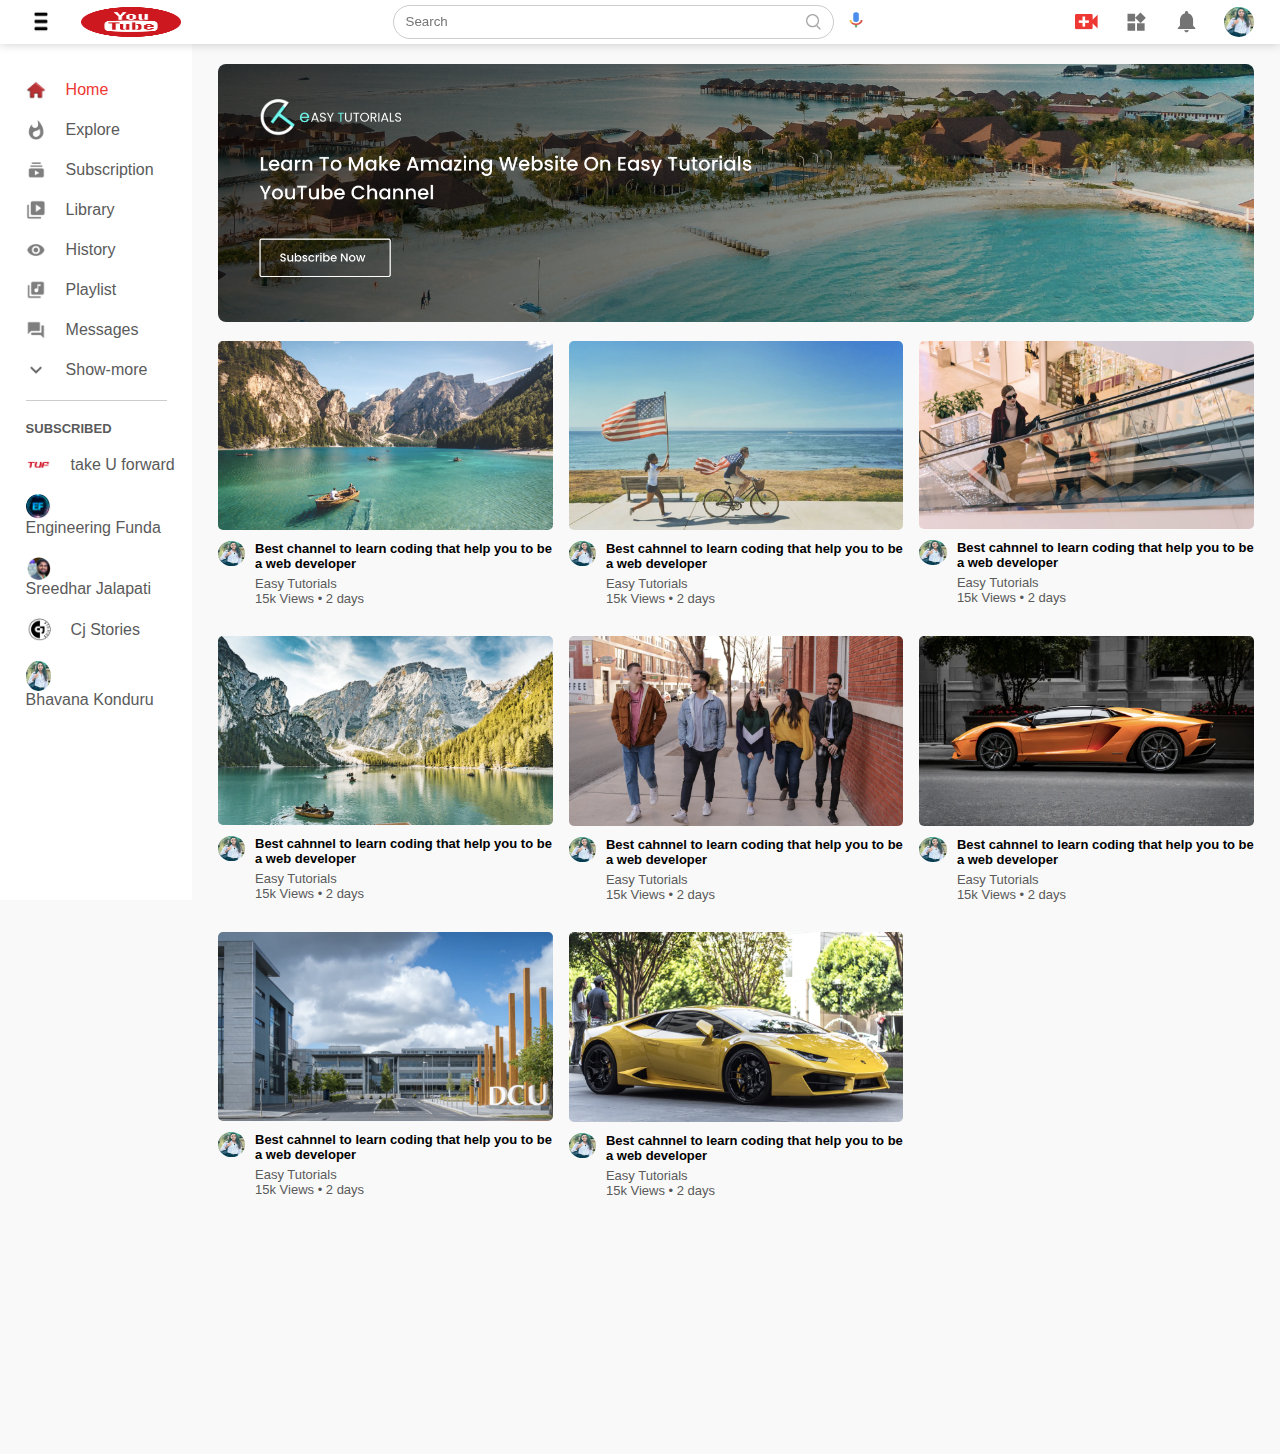
<file: index.html>
<!DOCTYPE html>
<html lang="en">
<head>
    <meta charset="UTF-8">
    <meta name="viewport" content="width=device-width, initial-scale=1.0">
    <title>Video Sharing Website-Youtube Channel </title>
    <link rel="stylesheet" href="style.css">
</head>
<body>
    
        <nav class="flex-div">
          <div class="nav-left flex-div">
            <img src="images/menu1.png" width="30" height="23" class="menu-icon">
            <img src="images/youtube-logo.webp" height="30" class="logo">
          </div>
          <div class="nav-middle flex-div">
             <div class="search-box flex-div">
                <input type="text" placeholder="Search">
                <img src="images/search.png">
             </div>
             <div>
                <img src="images/voice-search.png" class="mic-icon">
             </div>
         </div>
          <div class="nav-right flex-div">
            <img src="images/upload.png">
            <img src="images/more.png">
            <img src="images/notification.png">
            <img src="images/bhav.png" width="70" height="40" class="user-icon">
          </div>
        </nav>
        <!---------------sidebar-------->
        <div class="sidebar">
            <div class="shortcut-links">
                <a herf=""><img src="images/home.png" width="25px" height="20px"><p>Home</p></a>
                <a herf=""><img src="images/explore.png"><p>Explore</p></a>
                <a herf=""><img src="images/subscriprion.png"><p>Subscription</p></a>
                <a herf=""><img src="images/library.png"><p>Library</p></a>
                <a herf=""><img src="images/history.png"><p>History</p></a>
                <a herf=""><img src="images/playlist.png"><p>Playlist</p></a>
                <a herf=""><img src="images/messages.png"><p>Messages</p></a>
                <a herf=""><img src="images/show-more.png"><p>Show-more</p></a>
            <hr>
            </div>
            <div class="subscribed-list">
                <h3>SUBSCRIBED</h3>
                <a href=""><img src="images/tuf.png"><p>take U forward</p></a>
                <a href=""><img src="images/engineering.png"><p>Engineering Funda</p></a>
                <a href=""><img src="images/Sreedhar.png"><p>Sreedhar Jalapati</p></a>
                <a href=""><img src="images/cj.png"><p>Cj Stories</p></a>
                <a href=""><img src="images/bhav.png"><p>Bhavana Konduru</p></a>
            </div> 
        </div>  
         <!-----------main-------------->
        <div class="container">
            <div class="banner">
                <img src="images/banner.png">
            </div>
            <div class="list-container">
                <div class="vid-list">
                    <a href="play-video.html"><img src="images/thumbnail1.png" class="thumbnail"></a>
                    <div class="flex-div">
                        <img src="images/bhav.png"  width="70" height="40">
                        <div class="vid-info">
                            <a href="play-video.html">Best channel to learn coding that help you to be a web developer</a>
                            <p>Easy Tutorials</p>
                            <p>15k Views &bull; 2 days</p>
                        </div>
                    </div>
                </div>
                <div class="vid-list">
                    <a href="play-video.html"><img src="images/thumbnail2.png" class="thumbnail"></a>
                    <div class="flex-div">
                        <img src="images/bhav.png"  width="70" height="40">
                        <div class="vid-info">
                            <a href="play-video.html">Best cahnnel to learn coding that help you to be a web developer</a>
                            <p>Easy Tutorials</p>
                            <p>15k Views &bull; 2 days</p>
                        </div>
                    </div>
                </div>
                <div class="vid-list">
                    <a href="play-video.html"><img src="images/thumbnail3.png" class="thumbnail"></a>
                    <div class="flex-div">
                        <img src="images/bhav.png"  width="70" height="40">
                        <div class="vid-info">
                            <a href="play-video.html">Best cahnnel to learn coding that help you to be a web developer</a>
                            <p>Easy Tutorials</p>
                            <p>15k Views &bull; 2 days</p>
                        </div>
                    </div>
                </div>
                <div class="vid-list">
                    <a href="play-video.html"><img src="images/thumbnail4.png" class="thumbnail"></a>
                    <div class="flex-div">
                        <img src="images/bhav.png"  width="70" height="40">
                        <div class="vid-info">
                            <a href="play-video.html">Best cahnnel to learn coding that help you to be a web developer</a>
                            <p>Easy Tutorials</p>
                            <p>15k Views &bull; 2 days</p>
                        </div>
                    </div>
                </div>
                <div class="vid-list">
                    <a href="play-video.html"><img src="images/thumbnail5.png" class="thumbnail"></a>
                    <div class="flex-div">
                        <img src="images/bhav.png"  width="70" height="40">
                        <div class="vid-info">
                            <a href="play-video.html">Best cahnnel to learn coding that help you to be a web developer</a>
                            <p>Easy Tutorials</p>
                            <p>15k Views &bull; 2 days</p>
                        </div>
                    </div>
                </div>
                <div class="vid-list">
                    <a href="play-video.html"><img src="images/thumbnail6.png" class="thumbnail"></a>
                    <div class="flex-div">
                        <img src="images/bhav.png"  width="70" height="40">
                        <div class="vid-info">
                            <a href="play-video.html">Best cahnnel to learn coding that help you to be a web developer</a>
                            <p>Easy Tutorials</p>
                            <p>15k Views &bull; 2 days</p>
                        </div>
                    </div>
                </div>
                <div class="vid-list">
                    <a href="play-video.html"><img src="images/thumbnail7.png" class="thumbnail"></a>
                    <div class="flex-div">
                        <img src="images/bhav.png"  width="70" height="40">
                        <div class="vid-info">
                            <a href="play-video.html">Best cahnnel to learn coding that help you to be a web developer</a>
                            <p>Easy Tutorials</p>
                            <p>15k Views &bull; 2 days</p>
                        </div>
                    </div>
                </div>
                <div class="vid-list">
                    <a href="play-video.html"><img src="images/thumbnail8.png" class="thumbnail"></a>
                    <div class="flex-div">
                        <img src="images/bhav.png"  width="70" height="40">
                        <div class="vid-info">
                            <a href="play-video.html">Best cahnnel to learn coding that help you to be a web developer</a>
                            <p>Easy Tutorials</p>
                            <p>15k Views &bull; 2 days</p>
                        </div>
                    </div>
                </div>
            </div>
        </div>
        <script src="script.js"></script>
    </body>
</html>
</file>
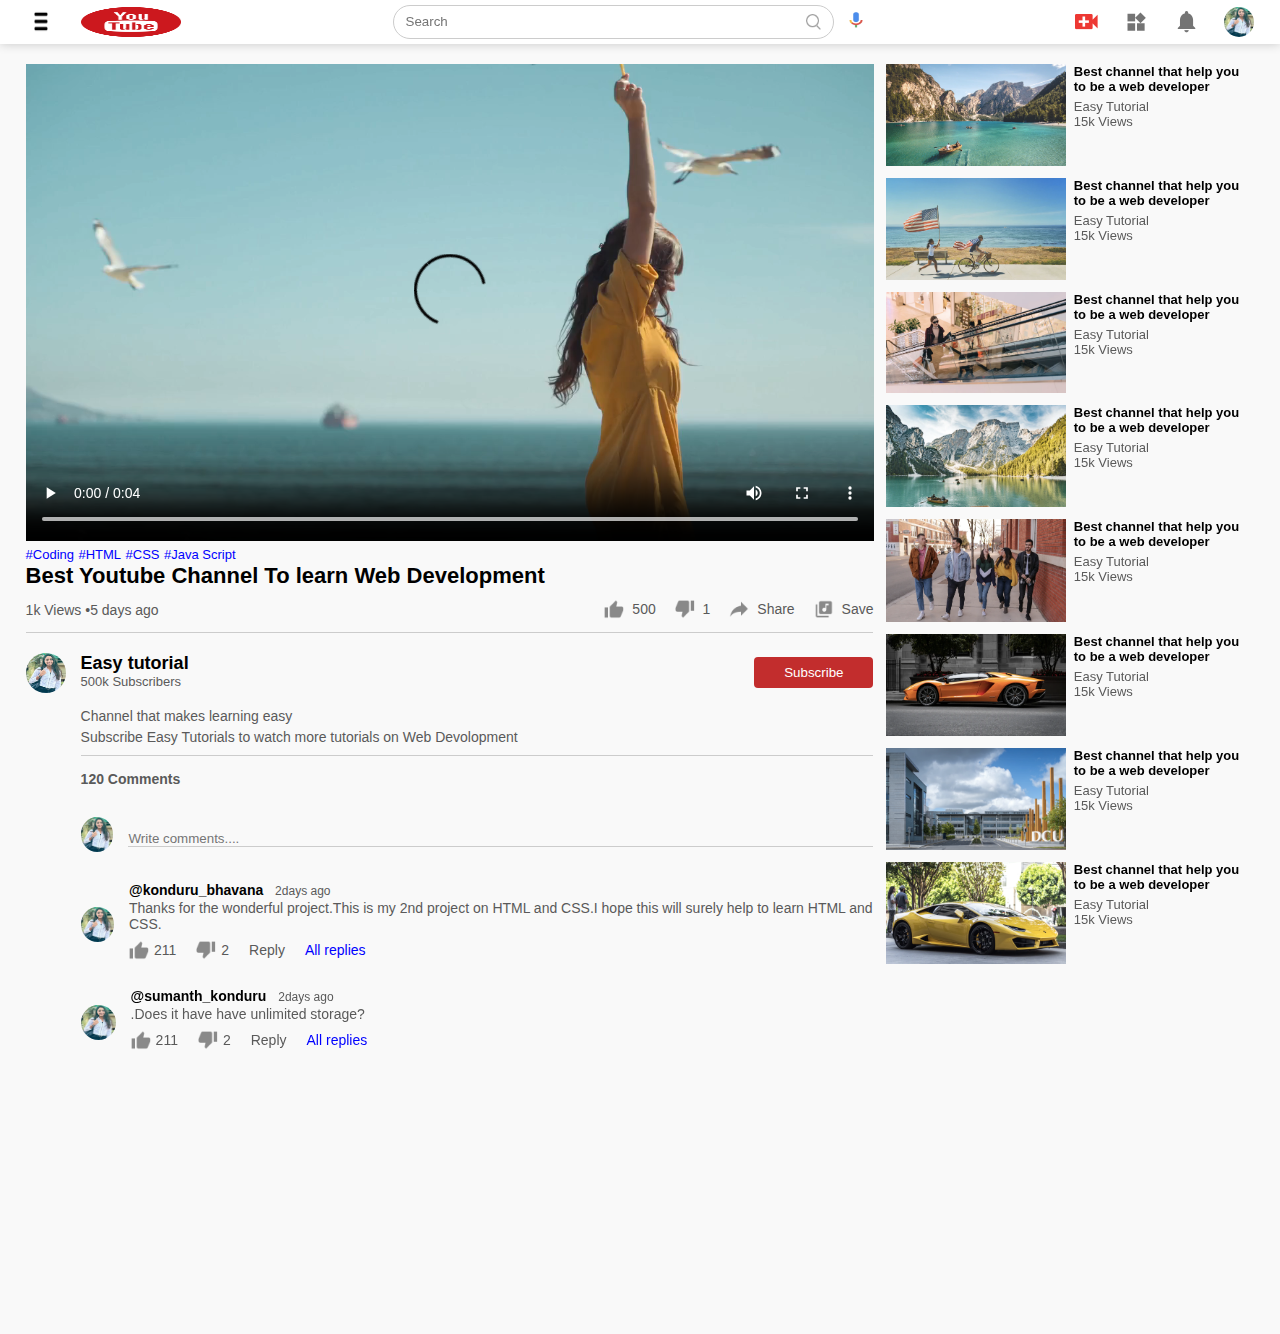
<file: play-video.html>
<!DOCTYPE html>
<html lang="en">
<head>
    <meta charset="UTF-8">
    <meta name="viewport" content="width=device-width, initial-scale=1.0">
    <title>Play Video-Youtube Channel</title>
    <link rel="stylesheet" href="style.css">
</head>
<body>
    <nav class="flex-div">
        <div class="nav-left flex-div">
          <img src="images/menu1.png" width="30" height="23" class="menu-icon">
          <img src="images/youtube-logo.webp" height="30" class="logo">
        </div>
        <div class="nav-middle flex-div">
           <div class="search-box flex-div">
              <input type="text" placeholder="Search">
              <img src="images/search.png">
           </div>
           <div>
              <img src="images/voice-search.png" class="mic-icon">
           </div>
       </div>
        <div class="nav-right flex-div">
          <img src="images/upload.png">
          <img src="images/more.png">
          <img src="images/notification.png">
          <img src="images/bhav.png" width="70" height="40" class="user-icon">
        </div>
      </nav>
      <div class="container play-container">
        <div class="row">
            <div class="play-video">
                <video controls autoplay>
                   <source src="images/video.mp4" type="video/mp4">
                </video>
                <div class="tags">
                    <a href="">#Coding</a> <a href="">#HTML</a> <a href="">#CSS</a> <a href="">#Java Script</a>
                </div>
                <h3>Best Youtube Channel To learn Web Development</h3>
                <div clASS="play-video-info">
                    <p>1k Views &bull;5 days ago</p>
                    <div>
                        <a href=""><img src="images/like.png">500</a>
                        <a href=""><img src="images/dislike.png">1</a>
                        <a href=""><img src="images/share.png">Share</a>
                        <a href=""><img src="images/save.png">Save</a>
                    </div>
                </div>
                <hr>
                <div class="publisher">
                    <img src="images/bhav.png">
                    <div>
                        <p>Easy tutorial</p>
                        <span>500k Subscribers</span>
                    </div>
                    <button type="button">Subscribe</button>
                </div>
                <div class="vid-description">
                    <p>Channel that makes learning easy</p>
                    <p>Subscribe Easy Tutorials to watch more tutorials on Web Devolopment</p>
                
                <hr>
                <h4>120 Comments</h4>
                <div class="add-comment">
                    <img src="images/bhav.png">
                    <input type="text" placeholder="Write comments....">
                </div>
                <div class="old-comment">
                    <img src="images/bhav.png">
                    <div>
                        <h3>@konduru_bhavana <span>2days ago</span></h3>
                        <p>Thanks for the wonderful project.This is my 2nd project on HTML and CSS.I hope this will surely help to learn HTML and CSS.</p>
                        <div class="acomment-action">
                            <img src="images/like.png" width="20px">
                            <span>211</span>
                            <img src="images/dislike.png" width="20px">
                            <span>2</span>
                            <span>Reply</span>
                            <a href="">All replies</a>
                        </div>
                    </div>
                </div>
                <div class="old-comment">
                    <img src="images/bhav.png">
                    <div>
                        <h3>@sumanth_konduru <span>2days ago</span></h3>
                        <p>.Does it have have unlimited storage?</p>
                        <div class="acomment-action">
                            <img src="images/like.png" width="20px">
                            <span>211</span>
                            <img src="images/dislike.png" width="20px">
                            <span>2</span>
                            <span>Reply</span>
                            <a href="">All replies</a>
                        </div>
                    </div>
                </div>
            </div>
            </div>
            <div class="right-sidebar">
              <div class="side-video-list">
                <a href=""class="small-thumbnail"><img src="images/thumbnail1.png"></a> 
                <div class="vid-info">
                    <a href="">Best channel that help you to be a web developer</a>
                    <p>Easy Tutorial</p>
                    <p>15k Views</p>
                </div>
              </div>
              <div class="side-video-list">
                <a href=""class="small-thumbnail"><img src="images/thumbnail2.png"></a> 
                <div class="vid-info">
                    <a href="">Best channel that help you to be a web developer</a>
                    <p>Easy Tutorial</p>
                    <p>15k Views</p>
                </div>
              </div>
              <div class="side-video-list">
                <a href=""class="small-thumbnail"><img src="images/thumbnail3.png"></a> 
                <div class="vid-info">
                    <a href="">Best channel that help you to be a web developer</a>
                    <p>Easy Tutorial</p>
                    <p>15k Views</p>
                </div>
              </div>
              <div class="side-video-list">
                <a href=""class="small-thumbnail"><img src="images/thumbnail4.png"></a> 
                <div class="vid-info">
                    <a href="">Best channel that help you to be a web developer</a>
                    <p>Easy Tutorial</p>
                    <p>15k Views</p>
                </div>
              </div>
              <div class="side-video-list">
                <a href=""class="small-thumbnail"><img src="images/thumbnail5.png"></a> 
                <div class="vid-info">
                    <a href="">Best channel that help you to be a web developer</a>
                    <p>Easy Tutorial</p>
                    <p>15k Views</p>
                </div>
              </div>
              <div class="side-video-list">
                <a href=""class="small-thumbnail"><img src="images/thumbnail6.png"></a> 
                <div class="vid-info">
                    <a href="">Best channel that help you to be a web developer</a>
                    <p>Easy Tutorial</p>
                    <p>15k Views</p>
                </div>
              </div>
              <div class="side-video-list">
                <a href=""class="small-thumbnail"><img src="images/thumbnail7.png"></a> 
                <div class="vid-info">
                    <a href="">Best channel that help you to be a web developer</a>
                    <p>Easy Tutorial</p>
                    <p>15k Views</p>
                </div>
              </div>
              <div class="side-video-list">
                <a href=""class="small-thumbnail"><img src="images/thumbnail8.png"></a> 
                <div class="vid-info">
                    <a href="">Best channel that help you to be a web developer</a>
                    <p>Easy Tutorial</p>
                    <p>15k Views</p>
                </div>
              </div>
              
            </div>
        </div>

      </div> 
</body>
</html>
</file>
<file: style.css>
*{
    margin:0;
    padding:0;
    font-family:'poppins',sans-serif;
    box-sizing:border-box;
}
a{
    text-decoration:none;
    color:#5a5a5a;
}
img{
    cursor:pointer;
}
.flex-div{
    display: flex;
    align-items:center;
}
nav{
    padding:5px 2%;
    justify-content: space-between;
    box-shadow: 0 0 10px rgba(0,0,0,0.2);
    background: #fff;
    position:sticky;
    top: 0;
    z-index:10;
}
.nav-right img{
    width:25px;
    margin-right: 25px; ;
}
.nav-right .user-icon{
width:30px;
height:30px;
border-radius: 50%;
margin-right: 0;
}
.nav-left .menu-icon{
    margin-right: 25px;
}
.nav-left .logo{
    width: 100px;
}
.nav-middle .mic-icon{
    width:14px;
    height: 16px;
}
.nav-middle .search-box{
    border: 1px solid #ccc;
    margin-right: 15px;
    padding: 8px 12px;
    border-radius: 25px;
}
.nav-middle .search-box input{
    width: 400px;
    border:0;
    outline:0;
    background:transparent;
}
.nav-middle .search-box img{
    width:15px;
}
/*----------sidebar---------*/
.sidebar{
    background:#fff;
    width:15%;
    height:100vh;
    position:fixed;
    top:0;
    padding-left:2%;
    padding-top:80px ;
}
.shortcut-links a img{
    width:20px;
    margin-right:20px;
}
.shortcut-links a{
    display:flex;
    align-items: center;
    margin-bottom: 20px;
    width:fit-content;
    flex-wrap:wrap;
}
.shortcut-links a:first-child{
    color:#ed3833;
}
.sidebar hr{
    border:0;
    height: 1px;
    background:#ccc;
    width:85%;
}
.subscribed-list h3{
    font-size: 13px;
    margin: 20px 0;
    color:#5a5a5a;
}
.subscribed-list a{
    display:flex;
    align-items:center;
    margin-bottom:20px;
    width:fit-content;
    flex-wrap:wrap;
}
.subscribed-list img{
   width:25px;
   border-radius: 50%;
   margin-right: 20px;
}
.small-sidebar{
    width:5%;
}
.small-sidebar a p{
    display:none;
}
.small-sidebar h3{
    display: none;
}
.small-sidebar hr{
    width:50%;
    margin-bottom:25px;
}
/*------------main----------*/
.container{
    background:#f9f9f9;
    padding-left:17%;
    padding-right: 2%;
    padding-top: 20px;
    padding-bottom: 20%;
}
.large-container{
    padding-left:7%;
}
.banner{
    width:100%; 
}
.banner img{
    width:100%;
    border-radius:8px;
}
.list-container{
    display:grid;
    grid-template-columns: repeat(auto-fit,minmax(250px,1fr));
    grid-column-gap:16px;
    grid-row-gap:30px;
    margin-top: 15px;
}
.vid-list .thumbnail{
    width:100%;
    border-radius:5px;
}
.vid-list .flex-div{
    align-items:flex-start;
    margin-top:7px;
}
.vid-list .flex-div img{
    width:37px;
    height: 25px;
    margin-right:10px;
    border-radius:50%
}
.vid-info{
    color:#5a5a5a;
    font-size: 13px;
}
.vid-info a{
    color:#000;
    font-weight:600 ;
    display:block;
    margin-bottom: 5px;
}
@media(max-width:900px){
    .menu-icon{
        display:none;
    }
    .sidebar{
        display:none;
    }
    .container,.large-container{
        padding-left: 5%;
        padding-right: 5%;
    }
    .nav-right img{
        display:none;
    }
    .nav-right .user-icon{
        display:block;
        width:30px;
    }
    .nav-middle .search-box input{
        width:100px;
    }
    .nav-middle .mic-icon{
        display:none;
    }
    .logo{
        width:90px;
    }
}
/*-------------------play video page------------*/
.play-container{
    padding-left: 2%;
}
.row{
    display:flex;
    justify-content: space-between;
    flex-wrap:wrap;
}
.play-video{
    flex-basis:69%
}
.right-sidebar{
    flex-basis: 30%;
}
.play-video video{
    width:100%;
}
.side-video-list{
    display:flex;
    justify-content:space-between;
    margin-bottom:8px;
}
.side-video-list img{
    width:100%
}
.side-video-list .small-thumbnail{
    flex-basis:49%;
}
.side-video-list .vid-info{
    flex-basis:49%;

}
.play-video .tags a{
    color:#0000ff;
    font-size:13px;
}
.play-video h3{
    font-weight:600;
    font-size: 22px;
}
.play-video .play-video-info{
    display:flex;
    align-items:center;
    justify-content:space-between;
    flex-wrap:wrap;
    margin-top:10px;
    font-size:14px;
    color:#5a5a5a;
}
.play-video .play-video-info a img{
    width:20px;
    margin-right: 8px;
}
.play-video .play-video-info a{
    display:inline-flex;
    align-items: center;
    margin-left:15px
}
.play-video hr{
    border:0;
    height:1px;
    background:#ccc;
    margin:10px 0;

}
.publisher{
    display:flex;
    align-items:center;
    margin-top: 20px;
}
.publisher div{
    flex:1;
    line-height: 18px;;
}
.publisher img{
    width:40px;
    height:40px;
    border-radius:50%;
    margin-right:15px;
}
.publisher div p{
    color:#000;
    font-weight: 600;
    font-size: 18px;
}
.publisher div span{
    font-size:13px;
    color:#5a5a5a;
}
.publisher button{
    background:rgb(194, 45, 45);
    color:#fff ;
    padding:8px 30px;
    border:0;
    outline: 0;
    border-radius: 4px;
    cursor:pointer;
}
.vid-description{
    padding-left: 55px;
    margin:15px 0;
}
.vid-description p{
    font-size:14px;
    margin-bottom: 5px;
    color:#5a5a5a;
}
.vid-description h4{
    font-size: 14px;
    color:#5a5a5a;
    margin-top: 15px;
}
.add-comment{
    display:flex;
    align-items:center;
    margin:30px 0;
}
.add-comment img{
    width: 35px;
    height:35px;
    border-radius: 50%;
    margin-right: 15px;
}
.add-comment input{
    border:0;
    outline:0;
    border-bottom:1px solid #ccc;
    width: 100%;
    padding-top: 10px;
    background: transparent;
}
.old-comment{
    display:flex;
    align-items: center;
    margin:20px 0;  
}
.old-comment img{
    width: 35px;
    height:35px;
    border-radius: 50%;
    margin-right: 15px;
}
.old-comment h3{
    font-size: 14px;
    margin-bottom:2px;
}
.old-comment h3 span{
    font-size: 12px;
    color:#5a5a5a;
    font-weight:500 ;
    margin-left:8px;

}
.old-comment .acomment-action{
    display:flex;
    align-items: center;
    margin:8px 0;
    font-size: 14px;
}
.old-comment .acomment-action img{
    border-radius: 0;
    width:20px;
    height: 20px;
    margin-right: 5px;
}
.old-comment .acomment-action span{
    margin-right:20px ;
    color:#5a5a5a;

}
.old-comment .acomment-action a{
    color:#0000ff;
}
@media(max-width:900px){
    .play-video{
        flex-basis:100%;
    }
    .right-sidebar{
        flex-basis: 100%;
    }
    .play-container{
        padding-left:5%;
    }
    .vid-description{
        padding-left: 0;
    }
    .play-video .play-video-info a{
        margin-left:0;
        margin-right: 15px;
        margin-top: 15px;
    }
}
</file>
